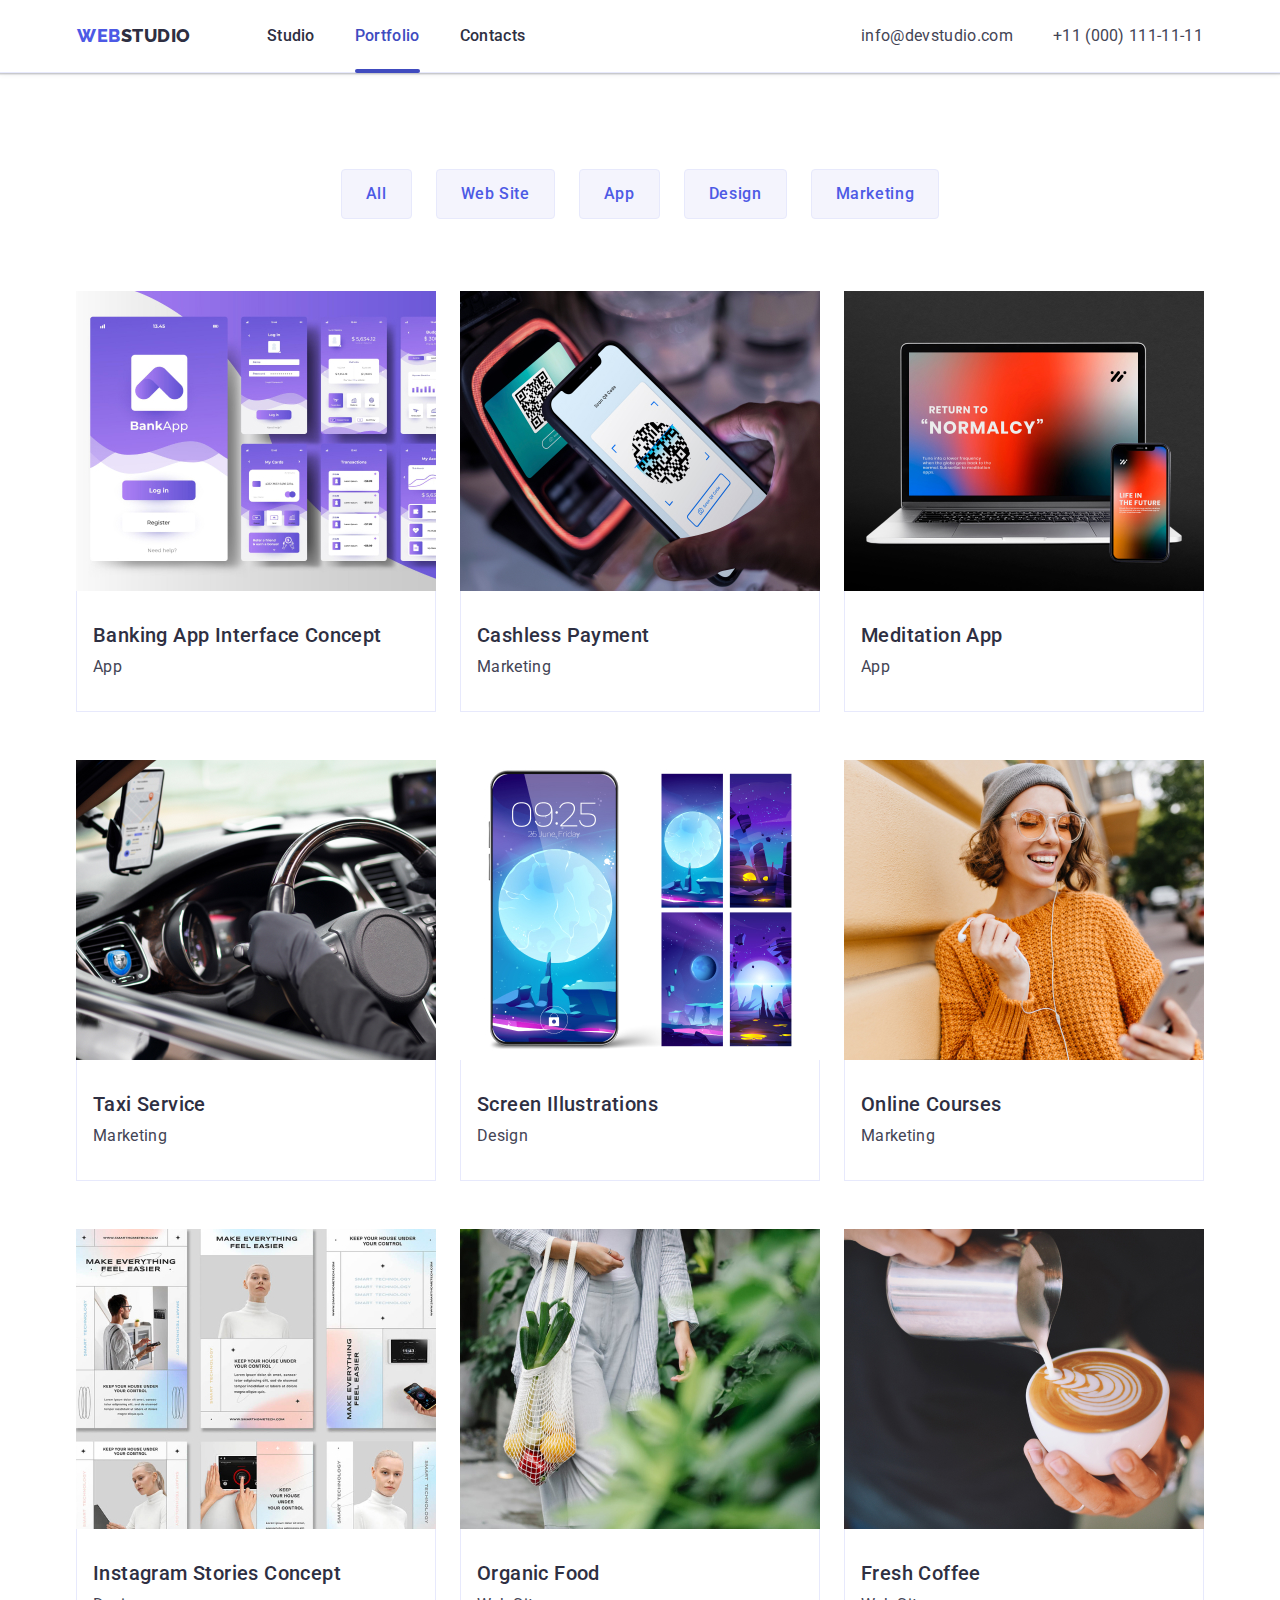
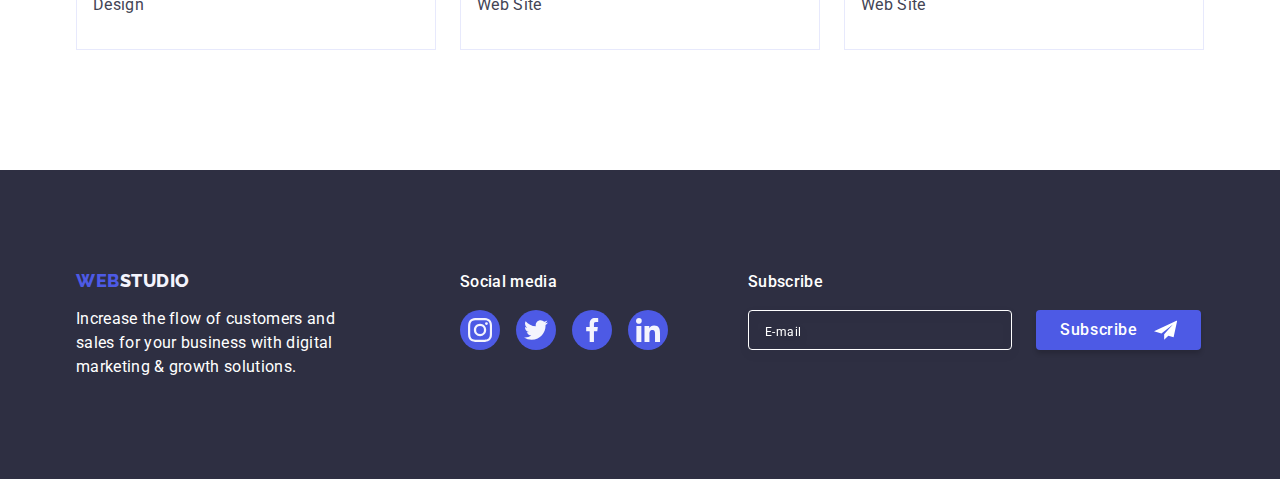
<file: portfolio.html>
<!DOCTYPE html>
<html lang="en">
  <head>
    <meta charset="UTF-8" />
    <meta http-equiv="X-UA-Compatible" content="IE=edge" />
    <meta name="viewport" content="width=device-width, initial-scale=1.0" />
    <title lang="uk">Портфоліо</title>
    <link
      rel="stylesheet"
      href="https://cdnjs.cloudflare.com/ajax/libs/modern-normalize/1.1.0/modern-normalize.min.css"
    />
    <link rel="stylesheet" href="./css/styles.css" />
    <link rel="preconnect" href="https://fonts.googleapis.com" />
    <link rel="preconnect" href="https://fonts.gstatic.com" crossorigin />
    <link
      href="https://fonts.googleapis.com/css2?family=Raleway:wght@800&family=Roboto:wght@400;500;700;900&display=swap"
      rel="stylesheet"
    />
  </head>
  <body>
    <!-- Header -->
    <header class="portfolio-header header">
      <div class="container box">
        <nav class="nav">
          <a class="logo-link link" href="./index.html">Web<span class="logo-span">Studio</span></a>
          <ul class="nav-list list">
            <li class="nav-item">
              <a class="header-link link" href="./index.html">Studio</a>
            </li>
            <li class="nav-item">
              <a class="header-link link active" href="./portfolio.html">Portfolio</a>
            </li>
            <li class="nav-item">
              <a class="header-link link" href="">Contacts</a>
            </li>
          </ul>
        </nav>
        <address class="address-section">
          <ul class="address-list list">
            <li class="item">
              <a class="address-link link" href="mailto:info@devstudio.com">info@devstudio.com</a>
            </li>
            <li class="item"
              ><a class="address-link link" href="tel:+110001111111">+11 (000) 111-11-11</a></li
            >
          </ul>
        </address>
      </div>
    </header>
    <main>
      <!-- Filters section -->
      <section class="first-section">
        <div class="container">
          <h1 class="visually-hidden">Project cards</h1>
          <ul class="filter-list list">
            <li class="filter-item"><button class="filters-btn" type="button">All</button></li>
            <li class="filter-item"><button class="filters-btn" type="button">Web Site</button></li>
            <li class="filter-item"><button class="filters-btn" type="button">App</button></li>
            <li class="filter-item"><button class="filters-btn" type="button">Design</button></li>
            <li class="filter-item"
              ><button class="filters-btn" type="button">Marketing</button></li
            >
          </ul>
          <!-- Project cards section -->
          <ul class="project-card-list list">
            <li class="project-card-item">
              <a class="project-card-link link" href=""
                ><div class="project-card-thumb"
                  ><img src="./images/img4.jpg" alt="bank interface" width="360" />

                  <p class="project-card-text"
                    >14 Stylish and User-Friendly App Design Concepts · Task Manager App · Calorie
                    Tracker App · Exotic Fruit Ecommerce App · Cloud Storage App</p
                  >
                </div>
                <div class="cards-row-container"
                  ><h2 class="cards-row">Banking App Interface Concept</h2>
                  <p class="text">App</p>
                </div>
              </a>
            </li>
            <li class="project-card-item">
              <a class="project-card-link link" href=""
                ><div class="project-card-thumb"
                  ><img src="./images/img5.jpg" alt="phone" width="360" />

                  <p class="project-card-text"
                    >14 Stylish and User-Friendly App Design Concepts · Task Manager App · Calorie
                    Tracker App · Exotic Fruit Ecommerce App · Cloud Storage App</p
                  >
                </div>
                <div class="cards-row-container"
                  ><h2 class="cards-row">Cashless Payment</h2>
                  <p class="text">Marketing</p>
                </div>
              </a>
            </li>
            <li class="project-card-item">
              <a class="project-card-link link" href="">
                <div class="project-card-thumb"
                  ><img src="./images/img6.jpg" alt="notebook with phone" width="360" />

                  <p class="project-card-text"
                    >14 Stylish and User-Friendly App Design Concepts · Task Manager App · Calorie
                    Tracker App · Exotic Fruit Ecommerce App · Cloud Storage App</p
                  >
                </div>
                <div class="cards-row-container"
                  ><h2 class="cards-row">Meditation App</h2>
                  <p class="text">App</p>
                </div>
              </a>
            </li>
            <li class="project-card-item">
              <a class="project-card-link link" href=""
                ><div class="project-card-thumb"
                  ><img src="./images/img7.jpg" alt="rule of car" width="360" />

                  <p class="project-card-text"
                    >14 Stylish and User-Friendly App Design Concepts · Task Manager App · Calorie
                    Tracker App · Exotic Fruit Ecommerce App · Cloud Storage App</p
                  >
                </div>
                <div class="cards-row-container"
                  ><h2 class="cards-row">Taxi Service</h2>
                  <p class="text">Marketing</p>
                </div>
              </a>
            </li>
            <li class="project-card-item">
              <a class="project-card-link link" href=""
                ><div class="project-card-thumb"
                  ><img src="./images/img8.jpg" alt="phone with images" width="360" />

                  <p class="project-card-text"
                    >14 Stylish and User-Friendly App Design Concepts · Task Manager App · Calorie
                    Tracker App · Exotic Fruit Ecommerce App · Cloud Storage App</p
                  >
                </div>
                <div class="cards-row-container"
                  ><h2 class="cards-row">Screen Illustrations</h2>
                  <p class="text">Design</p>
                </div>
              </a>
            </li>
            <li class="project-card-item">
              <a class="project-card-link link" href="">
                <div class="project-card-thumb"
                  ><img src="./images/img9.jpg" alt="girl with phone" width="360" />

                  <p class="project-card-text"
                    >14 Stylish and User-Friendly App Design Concepts · Task Manager App · Calorie
                    Tracker App · Exotic Fruit Ecommerce App · Cloud Storage App</p
                  >
                </div>
                <div class="cards-row-container"
                  ><h2 class="cards-row">Online Courses</h2>
                  <p class="text">Marketing</p>
                </div>
              </a>
            </li>
            <li class="project-card-item">
              <a class="project-card-link link" href="">
                <div class="project-card-thumb"
                  ><img src="./images/img10.jpg" alt="info slides" width="360" />

                  <p class="project-card-text"
                    >14 Stylish and User-Friendly App Design Concepts · Task Manager App · Calorie
                    Tracker App · Exotic Fruit Ecommerce App · Cloud Storage App</p
                  >
                </div>
                <div class="cards-row-container"
                  ><h2 class="cards-row">Instagram Stories Concept</h2>
                  <p class="text">Design</p>
                </div>
              </a>
            </li>
            <li class="project-card-item">
              <a class="project-card-link link" href="">
                <div class="project-card-thumb"
                  ><img src="./images/img11.jpg" alt="man with food" width="360" />

                  <p class="project-card-text"
                    >14 Stylish and User-Friendly App Design Concepts · Task Manager App · Calorie
                    Tracker App · Exotic Fruit Ecommerce App · Cloud Storage App</p
                  >
                </div>
                <div class="cards-row-container"
                  ><h2 class="cards-row">Organic Food</h2>
                  <p class="text">Web Site</p>
                </div>
              </a>
            </li>
            <li class="project-card-item">
              <a class="project-card-link link" href="">
                <div class="project-card-thumb"
                  ><img src="./images/img12.jpg" alt="cup of coffee" width="360" />

                  <p class="project-card-text"
                    >14 Stylish and User-Friendly App Design Concepts · Task Manager App · Calorie
                    Tracker App · Exotic Fruit Ecommerce App · Cloud Storage App</p
                  >
                </div>
                <div class="cards-row-container"
                  ><h2 class="cards-row">Fresh Coffee</h2>
                  <p class="text">Web Site</p>
                </div>
              </a>
            </li>
          </ul>
        </div>
      </section>
    </main>
    <!--Footer-->
    <footer class="footer">
      <div class="footer-container container">
        <div class="left-footer">
          <a class="text-link link" href="./index.html"
            >Web<span class="footer-span">Studio</span></a
          >
          <p class="footer-text">
            Increase the flow of customers and sales for your business with digital marketing &
            growth solutions.
          </p>
        </div>
        <div class="right-footer">
          <p class="social-media-text">Social media</p>
          <ul class="footer-socials list">
            <li class="social-item">
              <a
                href=""
                class="footer-social-links link"
                target="_blank"
                rel="noopener norefferer"
                aria-label="icon"
              >
                <svg class="socials-icon" width="24" height="24">
                  <use href="./images/icons.svg#icon-instagram"></use>
                </svg>
              </a>
            </li>
            <li class="social-item">
              <a
                href=""
                class="footer-social-links link"
                target="_blank"
                rel="noopener norefferer"
                aria-label="icon"
              >
                <svg class="socials-icon" width="24" height="24">
                  <use href="./images/icons.svg#icon-twitter"></use>
                </svg>
              </a>
            </li>
            <li class="social-item">
              <a
                href=""
                class="footer-social-links link"
                target="_blank"
                rel="noopener norefferer"
                aria-label="icon"
              >
                <svg class="socials-icon" width="24" height="24">
                  <use href="./images/icons.svg#icon-facebook"></use>
                </svg>
              </a>
            </li>
            <li class="social-item">
              <a
                href=""
                class="footer-social-links link"
                target="_blank"
                rel="noopener norefferer"
                aria-label="icon"
              >
                <svg class="socials-icon" width="24" height="24">
                  <use href="./images/icons.svg#icon-linkedin"></use>
                </svg>
              </a>
            </li>
          </ul>
        </div>
        <form class="form-label">
          <p class="form-title">Subscribe</p>
          <div class="sub-button-div">
            <label class="sub-label" for="subscribe_email">
              <input class="sub-input" type="email" placeholder="E-mail" id="subscribe_email" />
            </label>
            <button class="sub-button" type="button"
              ><span class="btn-sub-text">Subscribe</span
              ><svg class="btn-icon" width="24" height="24">
                <use href="./images/icons.svg#icon-frame"></use></svg
            ></button>
          </div>
        </form>
      </div>
    </footer>
  </body>
</html>
</file>
<file: css/styles.css>
:root {
  --main-color: #2e2f42;
  --p-color: #434455;
  --light-color: #f4f4fd;
  --btn-color: #4d5ae5;
  --white-color: #ffffff;
  --bg-footer: #2e2f42;
  --bg-btn-color: #404bbf;
  --log-color: #f4f4fd;
  --button-color: ;
  --bazier: cubic-bezier(0.4, 0, 0.2, 1);
  --duration: 250ms;
  --indent-horizontal: 64px;
  --indent-vertical: 30px;
  --items: 1;
}

body {
  font-family: 'Roboto', sans-serif;
  color: var(--p-color);
  background-color: var(--white-color);
}
h1,
h2,
h3,
h4,
h5,
h6,
p,
ul {
  margin: 0;
  padding: 0;
}

/* Basic styles */
.container {
  min-width: 320px;
  max-width: 428px;
  margin-left: auto;
  margin-right: auto;
  /* outline: 2px solid red;
  outline-offset: 2px; */
}
/* width: 1158px;
  margin-left: auto;
  margin-right: auto;
  padding-left: 15px;
  padding-right: 15px; */

/* Tablet screen >= 768 */
@media only screen and (min-width: 768px) {
  .container {
    max-width: 768px;
  }
}

/* Desktop screen >= 1158 */

@media only screen and (min-width: 1158px) {
  .container {
    max-width: 1158px;
    padding-left: 15px;
    padding-right: 15px;
  }
}

img {
  display: block;
  max-width: 100%;
  height: auto;
  margin: 0 auto;
}

.box {
  display: flex;
  align-items: center;
}

.nav {
  display: flex;
  align-items: center;
}

.nav-list {
  display: flex;
}

.nav-list .nav-item:not(:last-child) {
  margin-right: 40px;
}

.address-list {
  display: flex;
}

.address-list .item:not(:last-child) {
  margin-right: 40px;
}

.header {
  /* min-width: 428px; */
  /* border-bottom: 1px solid #e7e9fc;
  box-shadow: 0px 2px 1px rgba(46, 47, 66, 0.08), 0px 1px 1px rgba(46, 47, 66, 0.16),
    0px 1px 6px rgba(46, 47, 66, 0.08); */
}

.header-link {
  position: relative;
  display: block;
  padding-top: 24px;
  padding-bottom: 24px;
  font-family: 'Roboto';
  font-style: normal;
  font-weight: 500;
  font-size: 16px;
  line-height: 1.5;
  color: var(--bg-footer);
  letter-spacing: 0.02em;
}

.active {
  color: var(--bg-btn-color);
}

.header-link::after {
  content: '';
  position: absolute;
  bottom: -1px;
  left: 0;
  width: 100%;
  height: 4px;
  border-radius: 2px;
}

.header-link.active::after {
  background-color: var(--bg-btn-color);
}

.logo-link {
  color: var(--btn-color);
  font-family: 'Raleway', sans-serif;
  font-weight: 800;
  font-size: 18px;
  line-height: 1.17;
  letter-spacing: 0.03em;
  text-transform: uppercase;
  margin-right: 76px;
}
.link:hover,
.link:focus {
  color: var(--bg-btn-color);
}

.link {
  transition: color var(--duration) var(--bazier);
  text-decoration: none;
}

.list {
  list-style-type: none;
  list-style: none;
  padding: 0;
  margin: 0;
}

/* .list-item {
  background-color: var(--white-color);
} */

.logo {
  color: var(--main-color);
}

.logo-span {
  color: var(--main-color);
}

.footer-span {
  color: var(--log-color);
}

.address-section {
  display: flex;
  align-items: center;
  margin-left: auto;
}

.address-section .address-link {
  font-style: normal;
  font-weight: 400;
  font-size: 16px;
  color: var(--p-color);
  text-decoration: none;
  line-height: 1.5;
  letter-spacing: 0.02em;
  transition: color var(--duration) var(--bazier);
}

.address-link:hover,
.address-link:focus {
  color: var(--bg-btn-color);
}

@media only screen and (max-width: 767px) {
  .box {
    padding-bottom: 25px;
    padding-top: 25px;
    padding-left: 16px;
    padding-right: 16px;
  }

  .menu-toggle {
    padding-right: 17px;
  }

  .logo-link {
    margin-right: 0;
  }

  .nav-list {
    display: none;
  }
  .address-section {
    display: none;
  }
}

@media only screen and (min-width: 768px) and (max-width: 1157px) {
  .header {
    min-width: 768px;
    border-bottom: 1px solid #e7e9fc;
    box-shadow: 0px 2px 1px rgba(46, 47, 66, 0.08), 0px 1px 1px rgba(46, 47, 66, 0.16),
      0px 1px 6px rgba(46, 47, 66, 0.08);
  }

  .address-list {
    display: flex;
    flex-direction: column;
  }
  .mail-address {
    margin-bottom: 12px;
  }
}

@media only screen and (min-width: 1158px) {
  .box {
    display: flex;
    align-items: center;
  }

  .nav {
    display: flex;
    align-items: center;
  }

  .nav-list {
    display: flex;
  }

  .nav-list .nav-item:not(:last-child) {
    margin-right: 40px;
  }

  .address-list {
    display: flex;
  }

  .address-list .item:not(:last-child) {
    margin-right: 40px;
  }

  .header {
    border-bottom: 1px solid #e7e9fc;
    box-shadow: 0px 2px 1px rgba(46, 47, 66, 0.08), 0px 1px 1px rgba(46, 47, 66, 0.16),
      0px 1px 6px rgba(46, 47, 66, 0.08);
  }

  .header-link {
    position: relative;
    display: block;
    padding-top: 24px;
    padding-bottom: 24px;
    font-family: 'Roboto';
    font-style: normal;
    font-weight: 500;
    font-size: 16px;
    line-height: 1.5;
    color: var(--bg-footer);
    letter-spacing: 0.02em;
  }

  .active {
    color: var(--bg-btn-color);
  }

  .header-link::after {
    content: '';
    position: absolute;
    bottom: -1px;
    left: 0;
    width: 100%;
    height: 4px;
    border-radius: 2px;
  }

  .header-link.active::after {
    background-color: var(--bg-btn-color);
  }

  .logo-link {
    color: var(--btn-color);
    font-family: 'Raleway', sans-serif;
    font-weight: 800;
    font-size: 18px;
    line-height: 1.17;
    letter-spacing: 0.03em;
    text-transform: uppercase;
    margin-right: 76px;
  }
  .link:hover,
  .link:focus {
    color: var(--bg-btn-color);
  }

  .link {
    transition: color var(--duration) var(--bazier);
    text-decoration: none;
  }

  .list {
    list-style-type: none;
    list-style: none;
    padding: 0;
    margin: 0;
  }

  /* .list-item {
  background-color: var(--white-color);
} */

  .logo {
    color: var(--main-color);
  }

  .logo-span {
    color: var(--main-color);
  }

  .footer-span {
    color: var(--log-color);
  }

  .address-section {
    display: flex;
    align-items: center;
    margin-left: auto;
  }

  .address-section .address-link {
    font-style: normal;
    font-weight: 400;
    font-size: 16px;
    color: var(--p-color);
    text-decoration: none;
    line-height: 1.5;
    letter-spacing: 0.02em;
    transition: color var(--duration) var(--bazier);
  }

  .address-link:hover,
  .address-link:focus {
    color: var(--bg-btn-color);
  }
}

/* Hero section */
.hero {
  padding-top: 112px;
  padding-bottom: 112px;
  margin: 0 auto;
  min-width: 320px;
  max-width: 1440px;
  background-color: var(--main-color);
  /* padding-top: 188px;
  padding-bottom: 188px; */
  background-image: linear-gradient(rgba(46, 47, 66, 0.7), rgba(46, 47, 66, 0.7)),
    url(../images/Dark-bgmob_@1x.jpg);
  background-repeat: no-repeat;
  background-size: cover;
  background-position: center;
}

.hero-title {
  color: #ffffff;
  font-weight: 700;
  font-size: 36px;
  line-height: 1.11;
  letter-spacing: 0.02em;
  margin-left: auto;
  margin-right: auto;
  margin-bottom: 72px;
  max-width: 320px;
}
.hero-button {
  display: block;
  font-family: 'Roboto', sans-serif;
  color: var(--white-color);
  background-color: var(--btn-color);
  box-shadow: 0px 4px 4px rgba(0, 0, 0, 0.15);
  min-width: 169px;
  height: 56px;
  border: none;
  font-weight: 500;
  font-size: 16px;
  line-height: 1.5;
  letter-spacing: 0.04em;
  cursor: pointer;
  padding: 16px 32px;
  border-radius: 4px;
  margin-left: auto;
  margin-right: auto;
  transition: background-color var(--duration) var(--bazier);
}

.hero-button:hover,
.hero-button:focus {
  background-color: var(--bg-btn-color);
}

@media only screen and (min-width: 428px) and (max-width: 767px) {
  .box {
    min-width: 428px;
    padding-bottom: 25px;
    padding-top: 25px;
    padding-left: 16px;
    padding-right: 16px;
  }

  .menu-toggle {
    margin-left: auto;
    padding-right: 17px;
  }

  .logo-link {
    margin-right: 0;
  }

  .nav-list {
    display: none;
  }
  .address-section {
    display: none;
  }

  .hero {
    min-width: 428px;
    min-height: 432px;
    padding-top: 112px;
    padding-bottom: 112px;
    padding-left: 12px;
    padding-right: 12px;
  }
  .footer {
    padding-left: 12px;
    padding-right: 12px;
    /* min-width: 428px; */
  }
  .sub-input {
    width: 398px;
    height: 40px;
    padding: 16px;
    background-color: transparent;
    border: 1px solid #ffffff;
    filter: drop-shadow(0px 4px 4px rgba(0, 0, 0, 0.15));
    border-radius: 4px;
    outline: none;
    color: var(--white-color);
    margin-bottom: 16px;
  }

  .footer-container {
    display: flex;
    /* min-width: 428px; */
    flex-direction: column;
  }

  .left-footer {
    display: inline-block;
    /* margin-right: 120px; */
    text-align: center;
    margin-bottom: 72px;
  }

  .right-footer {
    text-align: center;
    margin-bottom: 72px;
  }

  .form-label {
    margin: 0 auto;
  }

  .sub-button-div {
    /* display: flex; */
    align-items: center;
    justify-content: center;
  }

  .form-title {
    text-align: center;
    margin-bottom: 16px;
    font-weight: 500;
    font-size: 16px;
    line-height: 1.5;
    letter-spacing: 0.02em;
    color: #ffffff;
  }
}

@media only screen and (min-width: 768px) {
  .hero {
    min-width: 768px;
    min-height: 436px;
    padding-top: 112px;
    padding-bottom: 112px;
  }
  .box {
    padding-left: 16px;
    padding-right: 16px;
  }
  .hero-title {
    max-width: 496px;
    font-weight: 700;
    font-size: 56px;
    line-height: 1.07;
    text-align: center;
    letter-spacing: 0.02em;
    margin-bottom: 36px;
  }

  .address-list .item:not(:last-child) {
    margin-right: 0px;
  }
}

@media only screen and (min-width: 1158px) {
  .hero {
    padding-top: 188px;
    padding-bottom: 188px;
    min-width: 1158px;
    min-height: 600px;
  }

  .hero-title {
    font-weight: 700;
    font-size: 56px;
    line-height: 1.07;
    text-align: center;
    letter-spacing: 0.02em;
    margin-bottom: 48px;
  }
  .address-list .item:not(:last-child) {
    margin-right: 40px;
  }
}

@media (min-device-pixel-ratio: 2), (min-resolution: 192dpi), (min-resolution: 2dppx) {
  .hero {
    background-image: linear-gradient(rgba(46, 47, 66, 0.7), rgba(46, 47, 66, 0.7)),
      url(../images/Dark-bg_mob@2x.jpg);
  }
}

@media only screen and (min-width: 429px) {
  .hero {
    background-image: linear-gradient(rgba(46, 47, 66, 0.7), rgba(46, 47, 66, 0.7)),
      url(../images/Dark-bgtab_@1x.jpg);
  }
  @media (min-device-pixel-ratio: 2), (min-resolution: 192dpi), (min-resolution: 2dppx) {
    .hero {
      background-image: linear-gradient(rgba(46, 47, 66, 0.7), rgba(46, 47, 66, 0.7)),
        url(../images/Dark-bgtab_@2x.jpg);
    }
  }
}

@media only screen and (min-width: 769px) {
  .hero {
    background-image: linear-gradient(rgba(46, 47, 66, 0.7), rgba(46, 47, 66, 0.7)),
      url(../images/people-office.jpg);
  }
  @media (min-device-pixel-ratio: 2), (min-resolution: 192dpi), (min-resolution: 2dppx) {
    .hero {
      background-image: linear-gradient(rgba(46, 47, 66, 0.7), rgba(46, 47, 66, 0.7)),
        url(../images/people-office\ 1desk_@2x.jpg);
    }
  }
}

.about {
  /* min-width: 428px; */
  padding-top: 96px;
  padding-bottom: 96px;
}

.about-list {
  display: flex;
  justify-content: center;
  flex-wrap: wrap;
  gap: 72px;
  align-items: flex-start;
  /* flex-direction: column; */
}
/* @media only screen and (min-width: 428px) {
  .about-list {
    flex-direction: column;
  }
} */

.about-item {
  /* width: calc((100% - 3 * 24px) / 1); */
  /* width: calc(100% - 24px) / 2; */
}
.about-container {
}
.pic-list {
  display: flex;
  justify-content: center;
  align-items: center;
  gap: 24px;
}

.about-pic-container {
  display: none;
  justify-content: center;
  align-items: center;
  height: 112px;
  background: #f4f4fd;
  border-radius: 4px;
  margin-bottom: 8px;
}

.about-text {
  font-weight: 500;
  line-height: 1.5;
  letter-spacing: 0.02em;
  color: #434455;
}

.about-title {
  color: var(--main-color);
  font-weight: 700;
  font-size: 36px;
  line-height: 1.2;
  letter-spacing: 0.02em;
  margin-bottom: 8px;
}

@media only screen and (min-width: 320px) and (max-width: 427px) {
  .about-container {
    padding-left: 16px;
    padding-right: 16px;
  }
  .about-list {
    display: flex;
    justify-content: flex-start;
    align-items: flex-start;
  }
}

@media only screen and (min-width: 428px) and (max-width: 767px) {
  .about-list {
    flex-wrap: wrap;
  }

  .about-item {
    width: 100%;
  }

  .about-container {
    width: 396px;
  }
  .about-title {
    display: flex;
    justify-content: center;
    color: var(--main-color);
    font-weight: 700;
    font-size: 36px;
    line-height: 1.2;
    letter-spacing: 0.02em;
    margin-bottom: 8px;
  }

  .about-text {
    display: flex;
    justify-content: flex-start;
    width: 396px;
    font-weight: 500;
    line-height: 1.5;
    letter-spacing: 0.02em;
    color: #434455;
  }
}

@media only screen and (min-width: 768px) and (max-width: 1157px) {
  .about-container {
    width: 736px;
  }

  .about-title {
    color: var(--main-color);
    font-weight: 700;
    font-size: 36px;
    line-height: 1.2;
    letter-spacing: 0.02em;
    margin-bottom: 8px;
  }

  .about-text {
    display: flex;
    justify-content: flex-start;
    width: 356px;
    height: 72px;
    font-family: 'Roboto';
    font-style: normal;
    font-weight: 500;
    font-size: 16px;
    line-height: 1.5;
    letter-spacing: 0.02em;
    color: #434455;
  }
  .about-list {
    flex-direction: row;
    column-gap: 24px;
    flex-wrap: wrap;
  }
  .about-item {
    width: calc((100% - 24px) / 2);
  }
}

@media only screen and (min-width: 1158px) {
  .about-container {
    width: 1128px;
  }
  .about-title {
    width: 264px;
    font-style: normal;
    font-weight: 500;
    font-size: 20px;
    line-height: 1.2;
    letter-spacing: 0.02em;

    /* NAVY BLUE */

    color: var(--bg-footer);
  }
  .about-text {
    width: 264px;
    font-weight: 400;
    font-size: 16px;
    line-height: 1.5;
    letter-spacing: 0.02em;
    color: var(--p-color);
  }
  .about-item > .about-pic-container {
    display: flex;
  }
  .about-list {
    flex-wrap: nowrap;
    flex-direction: row;
    gap: 24px;
  }
}

.work {
  display: none;
  padding-bottom: 120px;
}

.work-list {
  display: flex;
}

.work-list .work-item:not(:last-child) {
  margin-right: 24px;
}

@media only screen and (min-width: 1158px) {
  .work {
    display: block;
  }
}

.text {
  color: var(--p-color);
  font-size: 16px;
  line-height: 1.5;
  letter-spacing: 0.02em;
}
.section-title {
  margin-bottom: 72px;
  color: var(--main-color);
  font-weight: 700;
  font-size: 36px;
  line-height: 1.11;
  text-align: center;
  letter-spacing: 0.02em;
  text-transform: capitalize;
}

.team {
  background-color: var(--light-color);
  /* min-width: 428px; */
}

@media only screen and (min-width: 320px) and (max-width: 1157px) {
  .section {
    padding-top: 96px;
    padding-bottom: 96px;
  }
}

@media only screen and (min-width: 1158px) {
  .section {
    padding-top: 120px;
    padding-bottom: 120px;
  }
}

.team-list {
  /* display: flex; */
  border-radius: 0px 0px 4px 4px;
}

.card-set-item {
  /* flex-basis: calc((100% - var(--indent-vertical) * (var(--items) - 1)) / var(--items)); */
}

.container-mark {
  display: block;
  text-align: center;
  padding-top: 32px;
  padding-bottom: 32px;
}

/* Social links */

.socials {
  display: flex;
  justify-content: center;
  align-items: center;
  gap: 24px;
}

.social-links {
  display: flex;
  justify-content: center;
  align-items: center;
  width: 40px;
  height: 40px;
  fill: #f4f4fd;
  background: #4d5ae5;
  border-radius: 50%;
  transition: background-color var(--duration) var(--bazier);
}

.social-links:hover,
.social-links:focus {
  background-color: #404bbf;
}

.list-item {
  margin: 0 auto;
  /* width: calc((100% - 3 * 24px) / 4); */
  background: #ffffff;
  box-shadow: 0px 1px 6px rgba(46, 47, 66, 0.08), 0px 1px 1px rgba(46, 47, 66, 0.16),
    0px 2px 1px rgba(46, 47, 66, 0.08);
  border-radius: 0px 0px 4px 4px;
}

/* .team-list > .list-item:not(:last-child) {
  margin-right: 24px;
  margin-bottom: 72px;
} */

.main-team-title {
  margin-bottom: 72px;
}

.container-mark > .team-title {
  text-align: center;
  color: var(--main-color);
  font-weight: 500;
  font-size: 20px;
  line-height: 1.2;
  letter-spacing: 0.02em;
  margin-bottom: 8px;
}

.team-text {
  text-align: center;
  margin-bottom: 8px;
}

.filters-btn {
  display: flex;
  flex-direction: row;
  padding: 12px 24px;
  font-family: 'Roboto', sans-serif;
  color: var(--btn-color);
  background: var(--light-color);
  font-weight: 500;
  font-size: 16px;
  line-height: 1.5;
  letter-spacing: 0.04em;
  cursor: pointer;
  border: 1px solid #e7e9fc;
  border-radius: 4px;
  transition: color var(--duration) var(--bazier), background-color var(--duration) var(--bazier),
    border-color var(--duration) var(--bazier), box-shadow var(--duration) var(--bazier);
}

.filters-btn:hover,
.filters-btn:focus {
  color: var(--white-color);
  background-color: var(--bg-btn-color);
  box-shadow: 0px 3px 1px rgba(0, 0, 0, 0.1), 0px 2px 1px rgba(0, 0, 0, 0.08),
    0px 2px 2px rgba(0, 0, 0, 0.12);
  border: 1px solid transparent;
}
.cards-row {
  color: var(--main-color);
  font-style: normal;
  font-weight: 500;
  font-size: 20px;
  line-height: 1.2;
  letter-spacing: 0.02em;
  margin-bottom: 8px;
}

@media only screen and (min-width: 320px) and (max-width: 767px) {
  .list-item {
    max-width: 264px;
    max-height: 428px;
  }
  .team-list > .list-item:not(:last-child) {
    /* margin-right: 24px; */
    margin-bottom: 72px;
  }
  .team-list > .list-item:nth-child(:last-child) {
    margin-bottom: 96px;
  }
}

@media only screen and (min-width: 768px) and (max-width: 1157px) {
  .list-item {
    margin: 0;
  }
  .team-list {
    display: flex;
    flex-wrap: wrap;
    justify-content: center;
    column-gap: 24px;
    row-gap: 54px;
  }
  .team-list > .list-item:nth-child(-n + 2) {
  }
}

@media only screen and (min-width: 1158px) {
  .container {
    min-width: 1158px;
  }

  /* .list-item {
    width: calc((100% - 3 * 24px) / 4);
  } */

  .team-list {
    display: flex;
    border-radius: 0px 0px 4px 4px;
  }

  .container-mark {
    display: block;
    text-align: center;
  }

  /* Social links */

  .socials {
    display: flex;
    justify-content: center;
    align-items: center;
    gap: 24px;
  }

  .social-links {
    display: flex;
    justify-content: center;
    align-items: center;
    width: 40px;
    height: 40px;
    fill: #f4f4fd;
    background: #4d5ae5;
    border-radius: 50%;
    transition: background-color var(--duration) var(--bazier);
  }

  .social-links:hover,
  .social-links:focus {
    background-color: #404bbf;
  }

  .list-item {
    width: calc((100% - 3 * 24px) / 4);
    background: #ffffff;
    box-shadow: 0px 1px 6px rgba(46, 47, 66, 0.08), 0px 1px 1px rgba(46, 47, 66, 0.16),
      0px 2px 1px rgba(46, 47, 66, 0.08);
    border-radius: 0px 0px 4px 4px;
  }

  .team-list > .list-item:not(:last-child) {
    margin-right: 24px;
  }

  .main-team-title {
    margin-bottom: 72px;
  }

  .container-mark > .team-title {
    text-align: center;
    color: var(--main-color);
    font-weight: 500;
    font-size: 20px;
    line-height: 1.2;
    letter-spacing: 0.02em;
    margin-bottom: 8px;
  }

  .team-text {
    text-align: center;
    margin-bottom: 8px;
  }
}

/* Customers section */

.customers-container {
  max-width: 396px;
}

.customers {
  /* min-width: 428px; */
  padding-top: 120px;
  padding-bottom: 120px;
}

.customer {
  display: flex;
  flex-wrap: wrap;
  justify-content: center;
  align-items: center;
  gap: 24px;
}

.customer-item-link {
  color: #8e8f99;
  display: flex;
  justify-content: center;
  align-items: center;
  width: 168px;
  height: 88px;
  border: 1px solid #8e8f99;
  border-radius: 4px;
  transition: border-color var(--duration) var(--bazier), color var(--duration) var(--bazier);
}

.customer-icon {
  fill: currentColor;
}
.customer-item-link:hover,
.customer-item-link:focus {
  border-color: #404bbf;
  color: #404bbf;
}

.customers-title {
  line-height: 1.1;
}

@media only screen and (min-width: 768px) {
  .customers-container {
    min-width: 552px;
  }
  .customers {
    padding-top: 96px;
    padding-bottom: 96px;
  }
  .customer {
    /* width: calc((100% - 24px) / 3); */
    flex-wrap: wrap;
  }
}

@media only screen and (min-width: 1158px) {
  .customers-container {
    padding-left: 0;
    padding-right: 0;
    min-width: 1128px;
  }

  .customers {
    padding-top: 120px;
    padding-bottom: 120px;
  }

  .customer {
    display: flex;
    flex-wrap: nowrap;
    justify-content: center;
    align-items: center;
    gap: 24px;
  }
}
.footer {
  background-color: var(--bg-footer);
  padding-top: 100px;
  padding-bottom: 100px;
}

.container .text-link {
  display: inline-block;
  justify-content: center;
  color: var(--btn-color);
  font-family: 'Raleway', sans-serif;
  font-weight: 800;
  font-size: 18px;
  line-height: 1.17;
  letter-spacing: 0.03em;
  margin-bottom: 16px;
  text-transform: uppercase;
  text-decoration: none;
}

.footer-text {
  /* align-self: center; */
  margin: 0 auto;
  color: var(--white-color);
  font-size: 16px;
  line-height: 1.5;
  letter-spacing: 0.02em;
  max-width: 268px;
  height: 72px;
}

.social-media-text {
  color: var(--white-color);
  margin-bottom: 16px;
  font-weight: 500;
  line-height: 1.5;
  letter-spacing: 0.02em;
}

.footer-media {
  display: flex;
  justify-content: center;
  align-items: center;
  gap: 16px;
}

.footer-socials {
  display: flex;
  justify-content: center;
  align-items: center;
  gap: 16px;
}
.footer-social-links {
  display: flex;
  justify-content: center;
  align-items: center;
  width: 40px;
  height: 40px;
  fill: #f4f4fd;
  background: #4d5ae5;
  border-radius: 50%;
  transition: background-color var(--duration) var(--bazier);
}

.footer-social-links:hover,
.footer-social-links:focus {
  background-color: #31d0aa;
}

.form-label {
  /* margin-left: 80px; */
}
.sub-label {
}

.sub-input {
  width: 398px;
  height: 40px;
  padding: 16px;
  background-color: transparent;
  border: 1px solid #ffffff;
  filter: drop-shadow(0px 4px 4px rgba(0, 0, 0, 0.15));
  border-radius: 4px;
  outline: none;
  color: var(--white-color);
  margin-bottom: 16px;
}

.sub-input::placeholder {
  font-style: normal;
  font-weight: 400;
  font-size: 12px;
  line-height: 2;
  display: flex;
  align-items: center;
  letter-spacing: 0.04em;
  color: var(--white-color);
}

.sub-button {
  position: relative;
  display: flex;
  margin: 0 auto;
  width: 165px;
  height: 40px;
  /* margin-left: 24px; */
  padding: 8px 24px;
  border: none;
  cursor: pointer;
  gap: 16px;
  background-color: var(--btn-color);
  box-shadow: 0px 4px 4px rgba(0, 0, 0, 0.15);
  border-radius: 4px;
  transition: background-color var(--duration) var(--bazier);
  font-weight: 500;
  line-height: 1.5;
  letter-spacing: 0.04em;
  color: var(--white-color);
}

.sub-button:hover {
  background-color: var(--bg-btn-color);
}

.btn-sub-text {
  font-weight: 500;
  font-size: 16px;
  line-height: 1.5;
  display: flex;
  align-items: center;
  text-align: center;
  letter-spacing: 0.04em;
  color: var(--white-color);
}

.btn-icon {
  /* position: absolute;
  top: 50%;
  right: 25px;
  transform: translateY(-50%); */
}

@media only screen and (min-width: 320px) and (max-width: 428px) {
  .sub-input {
    width: 290px;
    height: 40px;
    padding: 16px;
    background-color: transparent;
    border: 1px solid #ffffff;
    filter: drop-shadow(0px 4px 4px rgba(0, 0, 0, 0.15));
    border-radius: 4px;
    outline: none;
    color: var(--white-color);
    margin-bottom: 16px;
  }

  .footer-container {
    display: flex;
    /* min-width: 428px; */
    flex-direction: column;
  }

  .left-footer {
    display: inline-block;
    /* margin-right: 120px; */
    text-align: center;
    margin-bottom: 72px;
  }

  .right-footer {
    text-align: center;
    margin-bottom: 72px;
  }

  .form-label {
    margin: 0 auto;
  }

  .sub-button-div {
    /* display: flex; */
    align-items: center;
    justify-content: center;
  }

  .form-title {
    text-align: center;
    margin-bottom: 16px;
    font-weight: 500;
    font-size: 16px;
    line-height: 1.5;
    letter-spacing: 0.02em;
    color: #ffffff;
  }
  .about-title {
    text-align: center;
  }
}

@media only screen and (min-width: 768px) and (max-width: 1157px) {
  .footer-container {
    width: 540px;
    display: flex;
    flex-direction: row;
    flex-wrap: wrap;
  }

  .left-footer {
    display: inline-block;
    /* margin-right: 120px; */
    margin-bottom: 72px;
    margin-right: 24px;
  }

  .right-footer {
    margin-bottom: 72px;
  }
  .sub-input {
    max-width: 264px;
    height: 40px;
    padding: 16px;
    margin-right: 24px;
    background-color: transparent;
    border: 1px solid #ffffff;
    filter: drop-shadow(0px 4px 4px rgba(0, 0, 0, 0.15));
    border-radius: 4px;
    outline: none;
    color: var(--white-color);
  }
  .footer-media {
    display: flex;
    justify-content: center;
    align-items: center;
    gap: 16px;
  }
  .left-footer {
    display: inline-block;
    margin-right: 24px;
  }

  .form-title {
    margin-bottom: 16px;
    font-weight: 500;
    font-size: 16px;
    line-height: 1.5;
    letter-spacing: 0.02em;
    color: #ffffff;
  }

  .sub-button-div {
    display: flex;
    align-self: baseline;
    justify-content: center;
  }
  .footer-text {
    /* align-self: center; */
    margin: 0 auto;
    color: var(--white-color);
    font-size: 16px;
    line-height: 1.5;
    letter-spacing: 0.02em;
    max-width: 264px;
    height: 72px;
  }
}

@media only screen and (min-width: 1158px) {
  .footer-container {
    min-width: 1158px;
    display: flex;
    align-items: baseline;
  }
  .footer-text {
    color: var(--white-color);
    max-width: 264px;
    height: 72px;
  }

  .footer-media {
    display: flex;
    justify-content: center;
    align-items: center;
    gap: 16px;
  }

  .left-footer {
    display: inline-block;
    margin-right: 120px;
  }

  .form-label {
    margin-left: 80px;
  }

  .sub-input {
    width: 264px;
    height: 40px;
    padding-left: 16px;
    background-color: transparent;
    border: 1px solid #ffffff;
    filter: drop-shadow(0px 4px 4px rgba(0, 0, 0, 0.15));
    border-radius: 4px;
    outline: none;
    color: var(--white-color);
    margin-bottom: 0;
  }

  .form-title {
    margin-bottom: 16px;
    font-weight: 500;
    font-size: 16px;
    line-height: 1.5;
    letter-spacing: 0.02em;
    color: #ffffff;
  }

  .sub-button {
    margin-left: 24px;
  }

  .sub-button-div {
    display: flex;
    justify-content: center;
  }
}

/* Modal window form */
.modal-title {
  display: block;
  margin-bottom: 16px;
  font-weight: 500;
  font-size: 16px;
  line-height: 1.5;
  text-align: center;
  letter-spacing: 0.02em;
  color: var(--bg-footer);
}

.label-form {
  display: block;
  margin-bottom: 4px;
  font-weight: 400;
  font-size: 12px;
  line-height: 1.17;
  letter-spacing: 0.04em;
  color: #8e8f99;
}
.modal-wrapper {
  position: relative;
  margin-bottom: 8px;
}

.modal-input {
  width: 100%;
  height: 40px;
  padding: 0;
  outline: none;
  padding-left: 38px;
  border: 1px solid rgba(46, 47, 66, 0.4);
  border-radius: 4px;
  transition: border var(--duration) var(--bazier);
}

.modal-input:focus {
  border: 1px solid var(--btn-color);
}

.modal-input:focus + .modal-icon {
  fill: var(--btn-color);
}

.modal-icon {
  position: absolute;
  top: 50%;
  left: 16px;
  transform: translateY(-50%);
  pointer-events: none;
  transition: fill var(--duration) var(--bazier);
}
.textarea-modal {
  display: block;
  width: 100%;
  height: 120px;
  padding-left: 16px;
  padding-top: 8px;
  outline: none;
  resize: none;
  border: 1px solid rgba(46, 47, 66, 0.4);
  border-radius: 4px;
  margin-bottom: 16px;
}

.textarea-modal::placeholder {
  font-weight: 400;
  font-size: 12px;
  line-height: 1.17;
  letter-spacing: 0.04em;
  color: #2e2f4266;
}

.textarea-modal:focus {
  border: 1px solid var(--btn-color);
}

.agreement-label {
  display: flex;
  justify-content: center;
  align-items: center;
  gap: 6px;
  margin-bottom: 24px;
}

.meine-checkbox-icon {
  content: '';
  display: block;
  width: 16px;
  height: 16px;
  border: 1px solid rgba(46, 47, 66, 0.4);
  border-radius: 2px;
  transition: var(--duration) var(--bazier);
}
.agreement-checkbox {
  appearance: none;
  position: absolute;
}

.agreement-checkbox:checked + .meine-checkbox-icon {
  background-repeat: no-repeat;
  background-position: center;
  background-image: url(../images/vector-agreement.svg);
  background-color: var(--bg-btn-color);
  border: 1px solid #404bbf;
  border-radius: 2px;
}
.agreement-text {
  font-weight: 400;
  font-size: 12px;
  line-height: 1.17;
  letter-spacing: 0.04em;
  color: #8e8f99;
}

.agreement-link {
  color: var(--btn-color);
}

.send-button {
  display: block;
  width: 169px;
  height: 56px;
  left: 635px;
  top: 584px;
  background-color: var(--btn-color);
  box-shadow: 0px 4px 4px rgba(0, 0, 0, 0.15);
  border: none;
  cursor: pointer;
  font-weight: 500;
  font-size: 16px;
  line-height: 1.5;
  letter-spacing: 0.04em;
  color: var(--white-color);
  border-radius: 4px;
  margin: 0 auto;
  transition: background-color var(--duration) var(--bazier);
}

.send-button:hover {
  background-color: var(--bg-btn-color);
}
/* Portfolio */

.portfolio-header {
  border-bottom: 1px solid #e7e9fc;
  box-shadow: 0px 2px 1px rgba(46, 47, 66, 0.08), 0px 1px 1px rgba(46, 47, 66, 0.16),
    0px 1px 6px rgba(46, 47, 66, 0.08);
}

.first-section {
  padding-top: 96px;
  padding-bottom: 120px;
}

.filter-list {
  display: flex;
  justify-content: center;
  gap: 24px;
  margin-bottom: 72px;
}

.filter-item {
  text-decoration: none;
}

.project-card-list {
  display: flex;
  flex-wrap: wrap;
  row-gap: 48px;
}

.project-card-thumb {
  position: relative;
  background-color: var(--btn-color);
  overflow: hidden;
}

/* .project-card-overlay {
  position: absolute;
  top: 0;
  left: 0;
  width: 100%;
  height: 100%;
  background-color: var(--btn-color);
  transform: translateY(100%);
  transition: 400ms;
} */

.project-card-text {
  position: absolute;
  top: 0;
  width: 100%;
  height: 100%;
  font-size: 16px;
  line-height: 1.5;
  letter-spacing: 0.02em;
  padding: 40px 32px;
  color: var(--log-color);
  background-color: var(--btn-color);
  transform: translateY(100%);
  transition: transform var(--duration) var(--bazier);
}

.project-card-link:hover .project-card-text,
.project-card-link:focus .project-card-text {
  transform: translateY(0);
}
.cards-row-container {
  padding: 32px 16px;
  border: 1px solid #e7e9fc;
  border-top: none;
}

.project-card-item {
  margin-right: 24px;
}

.project-card-item:nth-child(3n + 3) {
  margin-right: 0px;
}

.project-card-link {
  transform: translateY(0%);
  display: block;
  transition: box-shadow var(--duration) var(--bazier);
}

.project-card-link:hover,
.project-card-link:focus {
  box-shadow: 0px 1px 6px rgba(46, 47, 66, 0.08), 0px 1px 1px rgba(46, 47, 66, 0.16),
    0px 2px 1px rgba(46, 47, 66, 0.08);
}

.visually-hidden {
  position: absolute;
  width: 1px;
  height: 1px;
  margin: -1px;
  border: 0;
  padding: 0;
  white-space: nowrap;
  clip-path: inset(100%);
  clip: rect(0 0 0 0);
  overflow: hidden;
}
/* Modal window */
.backdrop {
  position: fixed;
  top: 0;
  left: 0;
  width: 100%;
  height: 100%;
  background: rgba(46, 47, 66, 0.4);
  transition: opacity var(--duration) var(--bazier), visibility var(--duration) var(--bazier);
}
.modal {
  position: absolute;
  top: 50%;
  left: 50%;
  transform: translate(-50%, -50%);
  padding-left: 24px;
  padding-right: 24px;
  padding-bottom: 24px;
  padding-top: 72px;
  width: 408px;
  min-height: 576px;
  height: 584px;
  background: #fcfcfc;
  box-shadow: 0px 1px 1px rgba(0, 0, 0, 0.14), 0px 1px 3px rgba(0, 0, 0, 0.12),
    0px 2px 1px rgba(0, 0, 0, 0.2);
  border-radius: 4px;
  transition: transform var(--duration) var(--bazier);
}

.backdrop.is-hidden {
  opacity: 0;
  visibility: hidden;
  pointer-events: none;
}

/* .backdrop.is-hidden .modal {
  opacity: 0;
  transform: translate(-50%, -50%);
} */
.close-button {
  position: absolute;
  top: 24px;
  left: 360px;
  display: flex;
  align-items: center;
  justify-content: center;
  background-color: #e7e9fc;
  padding: 0;
  width: 24px;
  height: 24px;
  border: 1px solid rgba(0, 0, 0, 0.1);
  cursor: pointer;
  border-radius: 50%;
  transition: background-color var(--duration) var(--bazier), border var(--duration) var(--bazier);
}
.modal-close-icon {
  fill: #2e2f42;
  transition: fill var(--duration) var(--bazier);
}

.close-button:focus,
.close-button:hover {
  background-color: var(--bg-btn-color);
  border: none;
}
.close-button:hover .modal-close-icon,
.close-button:focus .modal-close-icon {
  fill: var(--white-color);
}
/* Mobile Burger Button */

.menu-toggle {
  min-height: 24px;
  min-width: 24px;
  display: flex;
  align-items: center;
  justify-content: center;
  margin: 0;
  margin-left: auto;
  padding: 0;
  background-color: transparent;
  cursor: pointer;
  border: none;
  border-radius: 50%;
  outline: none;
}
.js-close-menu {
  max-width: 24px;
  max-height: 24px;
  background: #e7e9fc;
  border: 1px solid #2e2f42;
}
.menu-toggle:hover,
.menu-toggle:focus {
  background-color: rgba(0, 0, 0, 0.1);
}

.menu-container {
  position: fixed;
  top: 0;
  left: 0;
  display: flex;
  flex-direction: column;
  min-width: 100vw;
  max-width: 100vw;
  height: 100vh;
  padding: 40px;
  padding-top: 80px;
  background-color: var(--white-color);
  z-index: 999;

  transform: translateX(200%);
  transition: transform 250ms ease-in-out;
}

.menu-container.is-open {
  transform: translateX(0);
}

.menu-container .menu-toggle {
  position: absolute;
  top: 16px;
  right: 16px;
}

.mobile-menu {
  padding: 0;
  margin: 0;
  list-style: none;
  margin-bottom: auto;
}

.mobile-menu-li:not(:last-child) {
  margin-bottom: 40px;
}

.mobile-menu .link {
  display: block;
}

.mobile-media {
  justify-content: flex-start;
  gap: 56px;
}
.mobile-link {
  font-weight: 700;
  font-size: 36px;
  line-height: 1.11;
  letter-spacing: 0.02em;
  text-transform: capitalize;
  color: var(--bg-footer);
}

.active-mobile-link {
  color: var(--bg-btn-color);
}

.mobile-link:hover {
  color: var(--bg-btn-color);
}

.mobile-contact-li {
  margin-bottom: 40px;
}

.mobile-mail-li {
  margin-bottom: 48px;
}

.mobile-contact-link {
  display: block;
  font-weight: 700;
  font-size: 36px;
  line-height: 1.11;
  text-transform: capitalize;
  color: #434455;
}
.mobile-mail-link {
  display: block;
  font-weight: 500;
  font-size: 20px;
  line-height: 1.2;
  letter-spacing: 0.02em;
  color: #434455;
}

.mobile-contact-link:hover .mobile-mail-link:hover {
  color: var(--bg-btn-color);
}

/* @media only screen and (min-width: 428px) and (max-width: 768px) {
  .menu-toggle {
    min-height: 24px;
    min-width: 24px;
    display: flex;
    align-items: center;
    justify-content: center;
    margin: 0;
    margin-left: auto;
    padding: 0;
    background-color: transparent;
    cursor: pointer;
    border: none;
    border-radius: 50%;
    outline: none;
  }
  .js-close-menu {
    max-width: 24px;
    max-height: 24px;
    background: #e7e9fc;
    border: 1px solid #2e2f42;
  }
  .menu-toggle:hover,
  .menu-toggle:focus {
    background-color: rgba(0, 0, 0, 0.1);
  }

  .menu-container {
    position: fixed;
    top: 0;
    left: 0;
    display: flex;
    flex-direction: column;
    width: 100vw;
    height: 100vh;
    padding: 40px;
    padding-top: 80px;
    background-color: var(--white-color);
    z-index: 999;

    transform: translateX(100%);
    transition: transform 250ms ease-in-out;
  }

  .menu-container.is-open {
    transform: translateX(0);
  }

  .menu-container .menu-toggle {
    position: absolute;
    top: 16px;
    right: 16px;
  }

  .mobile-menu {
    padding: 0;
    margin: 0;
    list-style: none;
    margin-bottom: auto;
  }

  .mobile-menu .link {
    display: block;
    margin-bottom: 40px;
  }

  .mobile-contacts {
    margin-bottom: 48px;
  }

  .mobile-media {
    justify-content: center;
    gap: 56px;
  }
  .mobile-link {
    font-weight: 700;
    font-size: 36px;
    line-height: 1.11;
    letter-spacing: 0.02em;
    text-transform: capitalize;
    color: var(--bg-footer);
  }

  .mobile-link:hover {
    color: var(--bg-btn-color);
  }
  .mobile-contact-link {
    display: block;
    font-weight: 700;
    font-size: 36px;
    line-height: 1.11;
    text-transform: capitalize;
    color: var(--btn-color);
    margin-bottom: 40px;
  }
  .mobile-mail-link {
    display: block;
    font-weight: 500;
    font-size: 20px;
    line-height: 1.2;
    letter-spacing: 0.02em;
    color: #434455;
    margin-bottom: 48px;
  }
} */

@media only screen and (min-width: 320px) {
  .menu-container {
    position: fixed;
    top: 0;
    left: 0;
    display: flex;
    flex-direction: column;
    min-width: 100vw;
    max-width: 100vw;
    height: 100vh;
    padding: 40px;
    padding-top: 80px;
    background-color: var(--white-color);
    z-index: 999;

    transform: translateX(200%);
    transition: transform 250ms ease-in-out;
  }

  .mobile-contact-link {
    font-size: 25px;
  }

  .mobile-media {
    justify-content: flex-start;
    gap: 30px;
  }
  .modal {
    width: 315px;
    height: 620px;
  }
  .close-button {
    left: 265px;
  }
}

@media only screen and (min-width: 428px) {
  .mobile-media {
    justify-content: flex-start;
    gap: 56px;
  }

  .mobile-contact-link {
    font-size: 36px;
  }
  .modal {
    width: 408px;
    min-height: 576px;
    height: 584px;
  }
  .close-button {
    left: 360px;
  }
}
@media only screen and (min-width: 768px) {
  .menu-container {
    display: none;
  }
  .menu-toggle {
    display: none;
  }
  .modal {
    width: 408px;
    min-height: 576px;
    height: 584px;
  }
  .close-button {
    left: 360px;
  }
}

@media only screen and (min-width: 1158px) {
  .menu-container {
    display: none;
  }
  .menu-toggle {
    display: none;
  }
  .modal {
    width: 408px;
    min-height: 576px;
    height: 584px;
  }
  .close-button {
    left: 360px;
  }
}
</file>
